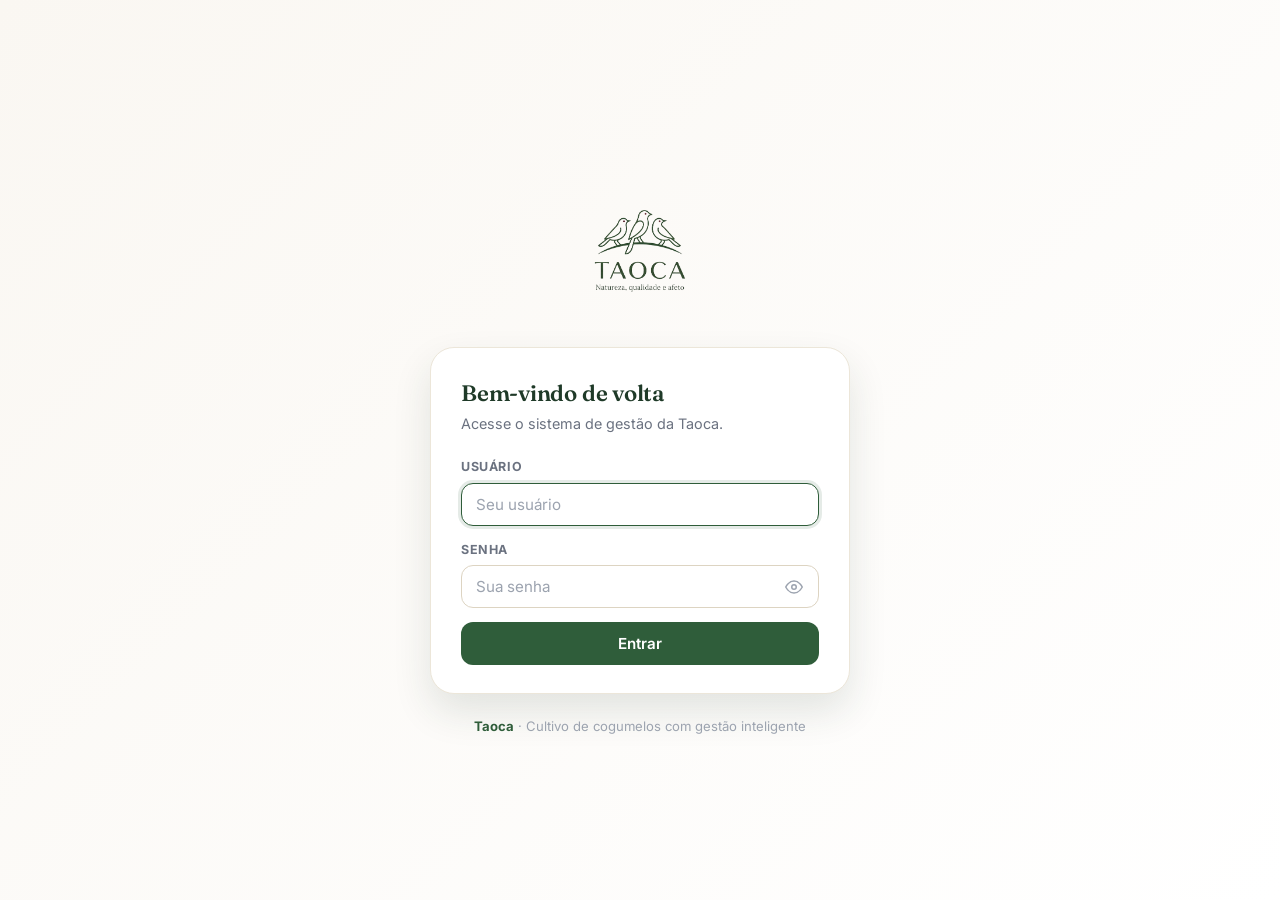
<file: index.html>
<!DOCTYPE html>
<html lang="pt-BR">
<head>
  <meta charset="UTF-8" />
  <meta name="viewport" content="width=device-width, initial-scale=1.0" />
  <title>Taoca — Home</title>
  <link rel="stylesheet" href="css/taoca-design-system.css?v=0.7.1" />
  <link rel="stylesheet" href="css/notifications.css" />
  <link rel="icon" href="assets/taoca-logo.png" />
  <style>
    /* ===== KPIs ===== */
    .kpi-row {
      display: grid;
      grid-template-columns: repeat(4, minmax(0,1fr));
      gap: 14px;
      margin-bottom: 22px;
    }
    @media (max-width: 980px) { .kpi-row { grid-template-columns: repeat(2, 1fr); } }
    .kpi {
      background: #FFF;
      border: 1px solid var(--border-soft);
      border-radius: 14px;
      padding: 18px 20px;
    }
    .kpi-name { font-size: 0.74rem; letter-spacing: 0.1em; text-transform: uppercase; color: var(--text-muted); font-weight: 600; }
    .kpi-num  { font-family: var(--font-serif); font-size: 1.75rem; font-weight: 600; color: var(--text-primary); margin-top: 6px; line-height: 1.05; letter-spacing: -0.02em; }
    .kpi-num.pos { color: var(--success); }
    .kpi-num.neg { color: var(--danger); }
    .kpi-sub  { font-size: 0.82rem; color: var(--text-secondary); margin-top: 6px; }

    /* ===== Painéis ===== */
    .grid-2 { display: grid; grid-template-columns: 1fr 1fr; gap: 18px; margin-bottom: 22px; }
    @media (max-width: 980px) { .grid-2 { grid-template-columns: 1fr; } }
    .panel {
      background: #FFF;
      border: 1px solid var(--border-soft);
      border-radius: 14px;
      padding: 22px;
    }
    .panel-head {
      display: flex; justify-content: space-between; align-items: baseline;
      gap: 10px; margin-bottom: 14px;
    }
    .panel-title { font-family: var(--font-serif); font-size: 1.05rem; font-weight: 600; margin: 0; letter-spacing: -0.01em; }
    .panel-link  { font-size: 0.84rem; color: var(--brand); text-decoration: none; font-weight: 600; }
    .panel-link:hover { text-decoration: underline; }
    .panel-sub   { font-size: 0.82rem; color: var(--text-muted); }

    /* Mix por segmento */
    .h-bar { display: flex; height: 8px; border-radius: 999px; overflow: hidden; background: var(--taoca-coal-100); margin-bottom: 14px; }
    .h-bar > span { display: block; height: 100%; }
    .seg-row { display: flex; align-items: center; gap: 10px; padding: 8px 0; border-top: 1px solid var(--border-soft); font-size: 0.9rem; }
    .seg-row:first-child { border-top: 0; }
    .seg-color { width: 10px; height: 10px; border-radius: 3px; flex-shrink: 0; }
    .seg-name { flex: 1; color: var(--text-secondary); }
    .seg-val { font-variant-numeric: tabular-nums; font-weight: 600; }

    /* Tabelas */
    table.tbl { width: 100%; border-collapse: collapse; font-size: 0.9rem; }
    table.tbl th, table.tbl td { text-align: left; padding: 9px 4px; border-bottom: 1px solid var(--border-soft); vertical-align: middle; }
    table.tbl th { font-size: 0.72rem; font-weight: 700; letter-spacing: 0.06em; text-transform: uppercase; color: var(--text-muted); }
    table.tbl td.num, table.tbl th.num { text-align: right; font-variant-numeric: tabular-nums; }

    /* Sparkline */
    .spark-wrap {
      background: var(--taoca-cream-50);
      border-radius: 12px;
      padding: 14px 16px;
      border: 1px solid var(--border-soft);
    }
    .spark-svg { width: 100%; height: 56px; display: block; }

    /* Acessos rápidos */
    .quick {
      display: grid;
      grid-template-columns: repeat(4, 1fr);
      gap: 10px;
      margin-top: 6px;
    }
    @media (max-width: 980px) { .quick { grid-template-columns: repeat(2, 1fr); } }
    .quick a {
      display: block;
      padding: 14px 16px;
      border: 1px solid var(--border-soft);
      border-radius: 12px;
      text-decoration: none;
      color: var(--text-primary);
      background: #FFF;
      transition: border-color var(--t-fast), background var(--t-fast), transform var(--t-fast);
    }
    .quick a:hover { border-color: var(--taoca-green-300); background: var(--taoca-green-50); transform: translateY(-1px); }
    .quick a .q-name { font-weight: 600; font-size: 0.95rem; color: var(--text-primary); }
    .quick a .q-desc { font-size: 0.8rem; color: var(--text-secondary); margin-top: 2px; }

    .empty-state { padding: 22px 4px; text-align: center; color: var(--text-muted); font-size: 0.9rem; }

    /* CTA quando não há dados */
    .cta-empty {
      background: linear-gradient(135deg, var(--taoca-cream-50), #FFF);
      border: 1px dashed var(--border-default);
      border-radius: 14px;
      padding: 22px;
      text-align: center;
      color: var(--text-secondary);
      margin-bottom: 22px;
    }
    .cta-empty strong { color: var(--text-primary); font-weight: 600; }
    .cta-empty .actions { margin-top: 14px; display: flex; gap: 8px; justify-content: center; flex-wrap: wrap; }
  </style>
</head>
<body>

  <!-- CTA opcional (aparece só se não há vendas) -->
  <div id="cta-empty" style="display:none;"></div>

  <!-- KPIs principais (mês corrente) -->
  <section class="kpi-row">
    <div class="kpi">
      <div class="kpi-name">Receita do mês</div>
      <div class="kpi-num" id="k-rev">—</div>
      <div class="kpi-sub" id="k-rev-sub">—</div>
    </div>
    <div class="kpi">
      <div class="kpi-name">Ticket médio</div>
      <div class="kpi-num" id="k-tk">—</div>
      <div class="kpi-sub" id="k-tk-sub">por venda registrada</div>
    </div>
    <div class="kpi">
      <div class="kpi-name">Preço médio /kg</div>
      <div class="kpi-num" id="k-avg">—</div>
      <div class="kpi-sub" id="k-avg-sub">geral, todos os SKUs</div>
    </div>
    <div class="kpi">
      <div class="kpi-name">Resultado</div>
      <div class="kpi-num" id="k-res">—</div>
      <div class="kpi-sub" id="k-res-sub">receita − despesas</div>
    </div>
  </section>

  <!-- Mix por segmento + Top SKUs -->
  <div class="grid-2">
    <section class="panel">
      <div class="panel-head">
        <h2 class="panel-title">Mix por segmento</h2>
        <a class="panel-link" href="vendas.html">Ver vendas</a>
      </div>
      <div class="h-bar" id="seg-bar"></div>
      <div id="seg-list"></div>
    </section>

    <section class="panel">
      <div class="panel-head">
        <h2 class="panel-title">Top produtos do mês</h2>
        <a class="panel-link" href="vendas.html">Detalhar</a>
      </div>
      <table class="tbl">
        <thead>
          <tr><th>SKU</th><th>Produto</th><th class="num">Qtd</th><th class="num">Receita</th></tr>
        </thead>
        <tbody id="sku-body"></tbody>
      </table>
    </section>
  </div>

  <!-- Vendas dos últimos 14 dias -->
  <section class="panel" style="margin-bottom: 22px;">
    <div class="panel-head">
      <h2 class="panel-title">Vendas — últimos 14 dias</h2>
      <span class="panel-sub" id="spark-summary"></span>
    </div>
    <div class="spark-wrap">
      <svg class="spark-svg" id="spark" viewBox="0 0 600 60" preserveAspectRatio="none"></svg>
    </div>
  </section>

  <!-- Atividade recente + Custo por kg -->
  <div class="grid-2">
    <section class="panel">
      <div class="panel-head">
        <h2 class="panel-title">Últimas vendas</h2>
        <a class="panel-link" href="vendas.html">Ver todas</a>
      </div>
      <table class="tbl">
        <thead>
          <tr><th>Data</th><th>Cliente</th><th>Produto</th><th class="num">Total</th></tr>
        </thead>
        <tbody id="recent-body"></tbody>
      </table>
    </section>

    <section class="panel">
      <div class="panel-head">
        <h2 class="panel-title">Indicadores operacionais</h2>
        <a class="panel-link" href="financeiro.html">Financeiro</a>
      </div>
      <table class="tbl">
        <tbody>
          <tr><td>Custo total do mês</td><td class="num" id="o-cost">—</td></tr>
          <tr><td>Despesas fixas</td><td class="num" id="o-fix">—</td></tr>
          <tr><td>Despesas variáveis</td><td class="num" id="o-var">—</td></tr>
          <tr><td>Volume vendido</td><td class="num" id="o-vol">—</td></tr>
          <tr><td>Custo médio por kg produzido</td><td class="num" id="o-kg">—</td></tr>
          <tr><td>Margem líquida</td><td class="num" id="o-mg">—</td></tr>
        </tbody>
      </table>
    </section>
  </div>

  <!-- Acessos rápidos -->
  <section class="panel">
    <div class="panel-head">
      <h2 class="panel-title">Módulos</h2>
    </div>
    <div class="quick">
      <a href="vendas.html"><div class="q-name">Vendas</div><div class="q-desc">Lançamento e relatórios</div></a>
      <a href="financeiro.html"><div class="q-name">Financeiro</div><div class="q-desc">DRE e margens</div></a>
      <a href="cadastros.html"><div class="q-name">Cadastros</div><div class="q-desc">Produtos e clientes</div></a>
      <a href="dashboard.html"><div class="q-name">Painel</div><div class="q-desc">Métricas e gráficos</div></a>
      <a href="producao.html"><div class="q-name">Produção</div><div class="q-desc">Cultivo e lotes</div></a>
      <a href="clientes.html"><div class="q-name">Clientes</div><div class="q-desc">Relacionamento</div></a>
      <a href="tarefas.html"><div class="q-name">Tarefas</div><div class="q-desc">Quadro operacional</div></a>
      <a href="atas.html"><div class="q-name">ATAs</div><div class="q-desc">Reuniões e decisões</div></a>
    </div>
  </section>

  <!-- Scripts -->
  <script src="js/taoca-data.js?v=0.7.1"></script>
  <script src="js/taoca-shell.js"></script>
  <script src="js/notifications.js"></script>
  <script src="js/taoca-ai.js?v=0.7.1"></script>
  <script>
  (function () {
    const D = window.TaocaData;
    const user = (window.TaocaShell && TaocaShell.getCurrentUser()) || 'Equipe';
    const hour = new Date().getHours();
    const period = hour < 5 ? 'Boa noite' : hour < 12 ? 'Bom dia' : hour < 18 ? 'Boa tarde' : 'Boa noite';

    TaocaShell.mount({
      active: 'home',
      title: `${period}, ${user}`,
      subtitle: new Date().toLocaleDateString('pt-BR', { weekday: 'long', day: 'numeric', month: 'long' }),
    });

    const $ = (id) => document.getElementById(id);
    const escape = s => String(s == null ? '' : s).replace(/[&<>"']/g, c => ({'&':'&amp;','<':'&lt;','>':'&gt;','"':'&quot;',"'":'&#39;'}[c]));
    const SEG_COLORS = { Hoteis:'#2F5D3A', Supermercados:'#C77B5C', Restaurantes:'#B8935A', Distribuidoras:'#3b4a6a' };

    function currentMonth() { return new Date().toISOString().slice(0,7); }
    function prevMonthKey() {
      const d = new Date();
      d.setDate(1); d.setMonth(d.getMonth() - 1);
      return d.toISOString().slice(0,7);
    }
    function fmtDate(s) {
      if (!s) return '—';
      const [y,m,d] = s.split('-');
      return `${d}/${m}`;
    }

    function enrichedSales(month) {
      const customers = D.list('customers');
      const products = D.list('products');
      const cmap = Object.fromEntries(customers.map(c => [c.id, c]));
      const pmap = Object.fromEntries(products.map(p => [p.id, p]));
      return D.list('sales')
        .filter(s => !month || (s.date || '').startsWith(month))
        .map(s => {
          const c = cmap[s.customer_id] || {};
          const p = pmap[s.product_id] || {};
          const total = (+s.qty || 0) * (+s.unit_price || 0) - (+s.discount || 0);
          const weight = ((p.weight_g || 0) * (+s.qty || 0)) / 1000;
          return { ...s, total, weight_kg: weight, segment: c.segment, customer_name: c.name, product_sku: p.sku, product_name: p.name };
        });
    }

    function expensesOfMonth(month) {
      const cc = D.list('cost_centers');
      const ccmap = Object.fromEntries(cc.map(c => [c.id, c]));
      return D.list('expenses')
        .filter(e => (e.date || '').startsWith(month))
        .map(e => Object.assign({}, e, { cc_type: (ccmap[e.cost_center_id] || {}).type || 'variavel' }));
    }

    function productionOfMonth(month) {
      const arr = D.list('production').filter(p => p.month === month);
      return arr.length ? arr[0] : { kg_cogumelo: 0, kg_cbs: 0 };
    }

    function render() {
      const month = currentMonth();
      const prev = prevMonthKey();

      const sales = enrichedSales(month);
      const salesPrev = enrichedSales(prev);
      const exp = expensesOfMonth(month);
      const prod = productionOfMonth(month);

      const totalRev = sales.reduce((a,s) => a + s.total, 0);
      const totalRevPrev = salesPrev.reduce((a,s) => a + s.total, 0);
      const totalKg  = sales.reduce((a,s) => a + s.weight_kg, 0);
      const count    = sales.length;
      const ticket   = count > 0 ? totalRev / count : 0;
      const avgKg    = totalKg > 0 ? totalRev / totalKg : 0;

      const fixos    = exp.filter(e => e.cc_type === 'fixo').reduce((a,e) => a + (+e.value||0), 0);
      const variaveis= exp.filter(e => e.cc_type !== 'fixo').reduce((a,e) => a + (+e.value||0), 0);
      const totalCost = fixos + variaveis;
      const result   = totalRev - totalCost;
      const margem   = totalRev > 0 ? result / totalRev : 0;

      // ---- CTA empty ----
      const cta = $('cta-empty');
      if (count === 0) {
        cta.style.display = 'block';
        cta.className = 'cta-empty';
        cta.innerHTML = `
          <div><strong>Ainda não há vendas registradas neste mês.</strong></div>
          <div style="margin-top:6px;font-size:.92rem;">Lance a primeira venda para os números aparecerem em todo o sistema.</div>
          <div class="actions">
            <a class="btn btn-primary" href="vendas.html">Lançar venda</a>
            <a class="btn btn-ghost" href="cadastros.html">Cadastrar clientes</a>
          </div>`;
      } else {
        cta.style.display = 'none';
      }

      // ---- KPIs ----
      $('k-rev').textContent = D.fmtBRL(totalRev);
      const subRev = $('k-rev-sub');
      if (totalRevPrev > 0) {
        const diff = (totalRev - totalRevPrev) / totalRevPrev;
        subRev.textContent = `${diff >= 0 ? '+' : ''}${(diff*100).toFixed(0)}% vs. mês anterior · ${count} vendas`;
      } else {
        subRev.textContent = `${count} ${count === 1 ? 'venda registrada' : 'vendas registradas'}`;
      }

      $('k-tk').textContent = count ? D.fmtBRL(ticket) : '—';
      $('k-avg').textContent = totalKg ? D.fmtBRL(avgKg) : '—';
      $('k-avg-sub').textContent = totalKg ? `${D.fmtKg(totalKg)} comercializados` : 'geral, todos os SKUs';

      const kRes = $('k-res');
      if (count === 0 && exp.length === 0) {
        kRes.textContent = '—';
        kRes.className = 'kpi-num';
        $('k-res-sub').textContent = 'aguardando lançamentos';
      } else {
        kRes.textContent = D.fmtBRL(result);
        kRes.className = 'kpi-num ' + (result >= 0 ? 'pos' : 'neg');
        $('k-res-sub').textContent = totalRev > 0 ? `margem ${D.fmtPct(margem)}` : `apenas despesas no mês`;
      }

      // ---- Mix por segmento ----
      const bySeg = {};
      D.SEGMENTS.forEach(s => bySeg[s] = { rev: 0, kg: 0 });
      sales.forEach(s => {
        if (bySeg[s.segment]) {
          bySeg[s.segment].rev += s.total;
          bySeg[s.segment].kg  += s.weight_kg;
        }
      });
      const segBar = $('seg-bar');
      const segList = $('seg-list');
      if (totalRev <= 0) {
        segBar.innerHTML = '';
        segList.innerHTML = '<div class="empty-state">Sem vendas no mês.</div>';
      } else {
        segBar.innerHTML = D.SEGMENTS.map(s => {
          const pct = totalRev ? (bySeg[s].rev / totalRev) * 100 : 0;
          return `<span style="width:${pct}%;background:${SEG_COLORS[s]}"></span>`;
        }).join('');
        segList.innerHTML = D.SEGMENTS.map(s => {
          const r = bySeg[s];
          const pct = totalRev ? (r.rev / totalRev * 100) : 0;
          const avg = r.kg > 0 ? r.rev / r.kg : 0;
          return `
            <div class="seg-row">
              <span class="seg-color" style="background:${SEG_COLORS[s]}"></span>
              <span class="seg-name">${D.SEGMENT_LABEL[s]} <span class="text-muted text-xs">· ${pct.toFixed(1)}%</span></span>
              <span class="seg-val">${D.fmtBRL(r.rev)} <span class="text-muted text-xs">· ${avg ? D.fmtBRL(avg) + '/kg' : '—'}</span></span>
            </div>`;
        }).join('');
      }

      // ---- Top SKUs ----
      const bySku = {};
      sales.forEach(s => {
        const k = s.product_id;
        if (!bySku[k]) bySku[k] = { sku: s.product_sku, name: s.product_name, qty: 0, rev: 0 };
        bySku[k].qty += +s.qty || 0;
        bySku[k].rev += s.total;
      });
      const skuArr = Object.values(bySku).sort((a,b) => b.rev - a.rev).slice(0, 5);
      const skuBody = $('sku-body');
      if (!skuArr.length) {
        skuBody.innerHTML = '<tr><td colspan="4" class="empty-state">Sem dados.</td></tr>';
      } else {
        skuBody.innerHTML = skuArr.map(r => `
          <tr>
            <td><strong>${escape(r.sku)}</strong></td>
            <td>${escape((r.name || '').replace(/Cogumelo Paris Fresco — /,''))}</td>
            <td class="num">${D.fmtNum(r.qty)}</td>
            <td class="num">${D.fmtBRL(r.rev)}</td>
          </tr>`).join('');
      }

      // ---- Vendas recentes (todas, top 6) ----
      const recent = enrichedSales(null)
        .sort((a,b) => (b.date || '').localeCompare(a.date || ''))
        .slice(0, 6);
      const recBody = $('recent-body');
      if (!recent.length) {
        recBody.innerHTML = '<tr><td colspan="4" class="empty-state">Nenhuma venda registrada ainda.</td></tr>';
      } else {
        recBody.innerHTML = recent.map(s => `
          <tr>
            <td>${fmtDate(s.date)}</td>
            <td>${escape(s.customer_name || '—')}</td>
            <td><strong>${escape(s.product_sku || '—')}</strong></td>
            <td class="num">${D.fmtBRL(s.total)}</td>
          </tr>`).join('');
      }

      // ---- Indicadores operacionais ----
      $('o-cost').textContent = D.fmtBRL(totalCost);
      $('o-fix').textContent  = D.fmtBRL(fixos);
      $('o-var').textContent  = D.fmtBRL(variaveis);
      $('o-vol').textContent  = totalKg ? D.fmtKg(totalKg) : '—';
      const kgProd = +prod.kg_cogumelo || 0;
      $('o-kg').textContent   = kgProd > 0 ? D.fmtBRL(totalCost / kgProd) + '/kg' : '—';
      $('o-mg').innerHTML     = totalRev > 0 ? `<strong style="color:${margem >= 0 ? 'var(--success)' : 'var(--danger)'}">${D.fmtPct(margem)}</strong>` : '—';

      // ---- Sparkline 14 dias ----
      const byDay = {};
      const today = new Date();
      for (let i = 13; i >= 0; i--) {
        const d = new Date(today); d.setDate(d.getDate() - i);
        byDay[d.toISOString().slice(0,10)] = 0;
      }
      enrichedSales(null).forEach(s => {
        if (s.date in byDay) byDay[s.date] += s.total;
      });
      drawSpark(byDay);
    }

    function drawSpark(byDay) {
      const keys = Object.keys(byDay).sort();
      const values = keys.map(k => byDay[k]);
      const max = Math.max(1, ...values);
      const sum = values.reduce((a,b) => a+b, 0);
      const w = 600, h = 60, pad = 4;
      const step = (w - pad*2) / Math.max(1, values.length - 1);
      const points = values.map((v, i) => {
        const x = pad + i * step;
        const y = h - pad - (v / max) * (h - pad*2);
        return [x, y];
      });
      const path = points.map((p, i) => (i === 0 ? `M${p[0]},${p[1]}` : `L${p[0]},${p[1]}`)).join(' ');
      const area = path + ` L${points[points.length-1][0]},${h} L${points[0][0]},${h} Z`;
      $('spark').innerHTML = `
        <defs>
          <linearGradient id="sf" x1="0" x2="0" y1="0" y2="1">
            <stop offset="0%" stop-color="#4A7856" stop-opacity="0.22"/>
            <stop offset="100%" stop-color="#4A7856" stop-opacity="0"/>
          </linearGradient>
        </defs>
        <path d="${area}" fill="url(#sf)" />
        <path d="${path}" fill="none" stroke="#2F5D3A" stroke-width="1.6" stroke-linecap="round" stroke-linejoin="round"/>
        ${points.map(p => `<circle cx="${p[0]}" cy="${p[1]}" r="1.6" fill="#2F5D3A"/>`).join('')}
      `;
      $('spark-summary').textContent = sum === 0
        ? 'sem vendas no período'
        : `${D.fmtBRL(sum)} no período · média ${D.fmtBRL(sum/14)}/dia`;
    }

    render();
    // Atualiza ao voltar de outra aba (caso tenha lançado venda em outra janela)
    window.addEventListener('focus', render);
  })();
  </script>
</body>
</html>
</file>
<file: css/taoca-design-system.css>
/* ============================================================
   TAOCA DESIGN SYSTEM v1.0
   "Natureza, qualidade e afeto" — sistema visual executivo
   ============================================================ */

/* ----- Tipografia (Google Fonts) ----- */
@import url('https://fonts.googleapis.com/css2?family=Fraunces:opsz,wght@9..144,400;9..144,500;9..144,600;9..144,700;9..144,800&family=Inter:wght@400;500;600;700;800&display=swap');

/* ============================================================
   1. TOKENS — variáveis CSS
   ============================================================ */
:root {
  /* === Paleta Taoca === */
  --taoca-green-900: #1F3A28;       /* verde escuro intenso (logo) */
  --taoca-green-800: #2F5D3A;       /* verde principal */
  --taoca-green-700: #3D7048;
  --taoca-green-600: #4A7856;       /* verde musgo */
  --taoca-green-500: #6B9B6F;
  --taoca-green-300: #B4D1B8;
  --taoca-green-100: #E5F0E7;
  --taoca-green-50:  #F1F7F2;

  --taoca-cream-50:  #FAF7F2;       /* off-white orgânico (fundo principal) */
  --taoca-cream-100: #F4EFE6;
  --taoca-cream-200: #EAE3D5;

  --taoca-clay-500:  #C77B5C;       /* terracota suave (CTA / destaque) */
  --taoca-clay-400:  #D89478;
  --taoca-clay-100:  #FBE8DD;

  --taoca-gold-500:  #B8935A;       /* dourado discreto (premium) */
  --taoca-gold-300:  #D4B989;
  --taoca-gold-100:  #F5EBD7;

  --taoca-coal-900:  #1F2937;       /* texto principal */
  --taoca-coal-700:  #374151;
  --taoca-coal-500:  #6B7280;
  --taoca-coal-400:  #9CA3AF;
  --taoca-coal-200:  #E5E7EB;
  --taoca-coal-100:  #F3F4F6;

  /* === Semânticas === */
  --bg-app:          var(--taoca-cream-50);
  --bg-surface:      #FFFFFF;
  --bg-surface-2:    var(--taoca-cream-100);
  --bg-elevated:     #FFFFFF;
  --text-primary:    var(--taoca-coal-900);
  --text-secondary:  var(--taoca-coal-500);
  --text-muted:      var(--taoca-coal-400);
  --text-on-dark:    #FFFFFF;
  --border-soft:     #ECE6D9;
  --border-default:  #DDD4C2;
  --brand:           var(--taoca-green-800);
  --brand-strong:    var(--taoca-green-900);
  --accent:          var(--taoca-clay-500);
  --premium:         var(--taoca-gold-500);

  /* === Status === */
  --success:         #4A7856;
  --success-bg:      #E5F0E7;
  --warning:         #C77B5C;
  --warning-bg:      #FBE8DD;
  --danger:          #B91C1C;
  --danger-bg:       #FEE2E2;
  --info:            #1F5E7A;
  --info-bg:         #DCEBF1;

  /* === Sombras orgânicas === */
  --shadow-xs:  0 1px 2px rgba(31, 58, 40, 0.04);
  --shadow-sm:  0 2px 6px rgba(31, 58, 40, 0.06);
  --shadow-md:  0 8px 20px rgba(31, 58, 40, 0.08);
  --shadow-lg:  0 18px 38px rgba(31, 58, 40, 0.12);
  --shadow-xl:  0 28px 60px rgba(31, 58, 40, 0.18);
  --shadow-brand: 0 10px 24px rgba(47, 93, 58, 0.22);

  /* === Tipografia === */
  --font-serif:  'Fraunces', 'Cormorant Garamond', Georgia, serif;
  --font-sans:   'Inter', -apple-system, BlinkMacSystemFont, 'Segoe UI', Roboto, sans-serif;

  /* === Raio === */
  --radius-sm: 8px;
  --radius-md: 12px;
  --radius-lg: 16px;
  --radius-xl: 20px;
  --radius-2xl: 24px;
  --radius-pill: 999px;

  /* === Transição === */
  --t-fast: 0.15s ease;
  --t-base: 0.22s ease;
  --t-slow: 0.4s ease;

  /* === Layout === */
  --sidebar-w: 250px;
  --sidebar-collapsed-w: 72px;
  --topbar-h: 68px;
  --maxw: 1400px;
}

/* ============================================================
   2. RESET / BASE
   ============================================================ */
* { box-sizing: border-box; }
html, body { margin: 0; padding: 0; }
body {
  font-family: var(--font-sans);
  background: var(--bg-app);
  color: var(--text-primary);
  font-size: 15px;
  line-height: 1.55;
  -webkit-font-smoothing: antialiased;
  -moz-osx-font-smoothing: grayscale;
}
h1, h2, h3, h4 { font-family: var(--font-serif); font-weight: 600; letter-spacing: -0.01em; color: var(--text-primary); margin: 0; }
h1 { font-size: 2rem; line-height: 1.15; }
h2 { font-size: 1.4rem; line-height: 1.2; }
h3 { font-size: 1.1rem; line-height: 1.3; }
p  { margin: 0; }
a  { color: var(--brand); text-decoration: none; transition: color var(--t-fast); }
a:hover { color: var(--brand-strong); }

/* Scrollbar suave */
::-webkit-scrollbar { width: 10px; height: 10px; }
::-webkit-scrollbar-track { background: transparent; }
::-webkit-scrollbar-thumb { background: var(--taoca-coal-200); border-radius: 999px; }
::-webkit-scrollbar-thumb:hover { background: var(--taoca-coal-400); }

/* ============================================================
   3. LAYOUT — App shell (sidebar + main)
   ============================================================ */
.taoca-app {
  display: grid;
  grid-template-columns: var(--sidebar-w) 1fr;
  min-height: 100vh;
}
.taoca-app.no-sidebar { grid-template-columns: 1fr; }

/* ----- Sidebar (clean, fundo claro) ----- */
.taoca-sidebar {
  background: #FFFFFF;
  color: var(--text-primary);
  border-right: 1px solid var(--border-soft);
  padding: 22px 14px 18px;
  display: flex;
  flex-direction: column;
  gap: 2px;
  position: sticky;
  top: 0;
  height: 100vh;
  overflow-y: auto;
  z-index: 50;
}
.taoca-sidebar .logo-block {
  display: flex;
  align-items: center;
  justify-content: center;
  padding: 4px 8px 22px;
  margin-bottom: 8px;
}
.taoca-sidebar .logo-block .brand-logo {
  width: 110px;
  max-width: 80%;
  height: auto;
  object-fit: contain;
}

.taoca-sidebar .nav-group {
  margin-top: 14px;
}
.taoca-sidebar .nav-group:first-of-type { margin-top: 0; }
.taoca-sidebar .nav-group-title {
  font-size: 0.66rem;
  font-weight: 600;
  text-transform: uppercase;
  letter-spacing: 0.16em;
  color: var(--text-muted);
  padding: 6px 12px 8px;
}
.taoca-sidebar .nav-link {
  display: flex;
  align-items: center;
  gap: 12px;
  padding: 9px 12px;
  border-radius: 10px;
  color: var(--text-secondary);
  font-weight: 500;
  font-size: 0.9rem;
  transition: background var(--t-fast), color var(--t-fast);
  cursor: pointer;
  text-decoration: none;
}
.taoca-sidebar .nav-link:hover {
  background: var(--taoca-cream-100);
  color: var(--text-primary);
}
.taoca-sidebar .nav-link.active {
  background: var(--taoca-green-50);
  color: var(--brand-strong);
  font-weight: 600;
}
.taoca-sidebar .nav-link.active .icon { color: var(--brand); }
.taoca-sidebar .nav-link .icon {
  width: 18px;
  height: 18px;
  display: inline-flex;
  align-items: center;
  justify-content: center;
  color: var(--text-muted);
  flex-shrink: 0;
}
.taoca-sidebar .nav-link .icon svg { width: 18px; height: 18px; display: block; }
.taoca-sidebar .nav-link .label { flex: 1; }

.taoca-sidebar .sidebar-footer {
  margin-top: auto;
  padding-top: 14px;
  border-top: 1px solid var(--border-soft);
  display: flex;
  align-items: center;
  justify-content: space-between;
  gap: 8px;
}
.taoca-sidebar .user-chip {
  display: flex;
  align-items: center;
  gap: 10px;
  min-width: 0;
}
.taoca-sidebar .user-avatar {
  width: 30px;
  height: 30px;
  border-radius: 50%;
  background: var(--taoca-green-50);
  color: var(--brand-strong);
  display: grid;
  place-items: center;
  font-weight: 700;
  font-size: 0.82rem;
  flex-shrink: 0;
}
.taoca-sidebar .footer-text {
  font-size: 0.85rem;
  font-weight: 600;
  color: var(--text-primary);
  white-space: nowrap;
  overflow: hidden;
  text-overflow: ellipsis;
}
.taoca-sidebar .logout-link {
  background: transparent;
  border: 0;
  color: var(--text-muted);
  padding: 6px;
  border-radius: 8px;
  cursor: pointer;
  display: inline-flex;
  align-items: center;
  justify-content: center;
  transition: background var(--t-fast), color var(--t-fast);
}
.taoca-sidebar .logout-link svg { width: 18px; height: 18px; }
.taoca-sidebar .logout-link:hover { background: var(--taoca-cream-100); color: var(--text-primary); }

/* ----- Main ----- */
.taoca-main {
  min-width: 0;
  display: flex;
  flex-direction: column;
}

.taoca-topbar {
  height: var(--topbar-h);
  background: rgba(255, 255, 255, 0.85);
  backdrop-filter: blur(14px);
  -webkit-backdrop-filter: blur(14px);
  border-bottom: 1px solid var(--border-soft);
  display: flex;
  align-items: center;
  justify-content: space-between;
  padding: 0 32px;
  gap: 18px;
  position: sticky;
  top: 0;
  z-index: 40;
}
.taoca-topbar .page-title-block { min-width: 0; }
.taoca-topbar .page-title {
  font-family: var(--font-serif);
  font-size: 1.5rem;
  font-weight: 600;
  color: var(--text-primary);
  letter-spacing: -0.015em;
  line-height: 1.2;
  margin: 0;
}
.taoca-topbar .page-subtitle {
  font-size: 0.85rem;
  color: var(--text-secondary);
  margin-top: 2px;
}
.taoca-topbar .topbar-actions { display: flex; align-items: center; gap: 10px; }
.taoca-topbar .icon-btn {
  width: 38px;
  height: 38px;
  border: 1px solid var(--border-soft);
  background: var(--bg-surface);
  border-radius: 10px;
  display: grid;
  place-items: center;
  cursor: pointer;
  color: var(--text-secondary);
  transition: background var(--t-fast), border-color var(--t-fast), color var(--t-fast);
}
.taoca-topbar .icon-btn svg { width: 18px; height: 18px; }
.taoca-topbar .icon-btn:hover { background: var(--taoca-cream-100); color: var(--brand); border-color: var(--taoca-green-300); }

.taoca-content { padding: 28px; max-width: var(--maxw); width: 100%; margin: 0 auto; }

/* ============================================================
   4. COMPONENTES — Botões
   ============================================================ */
.btn {
  display: inline-flex;
  align-items: center;
  justify-content: center;
  gap: 8px;
  padding: 10px 18px;
  border: 1px solid transparent;
  border-radius: var(--radius-pill);
  font-family: inherit;
  font-size: 0.92rem;
  font-weight: 600;
  cursor: pointer;
  text-decoration: none;
  transition: background var(--t-fast), border-color var(--t-fast), transform var(--t-fast), box-shadow var(--t-fast), color var(--t-fast);
  white-space: nowrap;
}
.btn:disabled { opacity: 0.55; cursor: not-allowed; }

.btn-primary {
  background: var(--brand);
  color: #FFF;
  box-shadow: var(--shadow-brand);
}
.btn-primary:hover:not(:disabled) { background: var(--brand-strong); transform: translateY(-1px); color: #FFF; }

.btn-accent {
  background: var(--taoca-clay-500);
  color: #FFF;
  box-shadow: 0 8px 18px rgba(199, 123, 92, 0.28);
}
.btn-accent:hover:not(:disabled) { background: #B36649; transform: translateY(-1px); color: #FFF; }

.btn-secondary {
  background: var(--bg-surface);
  color: var(--brand);
  border-color: var(--taoca-green-300);
}
.btn-secondary:hover:not(:disabled) { background: var(--taoca-green-50); }

.btn-ghost {
  background: transparent;
  color: var(--text-secondary);
  border-color: var(--border-soft);
}
.btn-ghost:hover:not(:disabled) { background: var(--taoca-cream-100); color: var(--text-primary); }

.btn-danger {
  background: #FFF;
  color: var(--danger);
  border-color: #FCA5A5;
}
.btn-danger:hover:not(:disabled) { background: var(--danger-bg); }

.btn-sm { padding: 6px 12px; font-size: 0.82rem; }
.btn-lg { padding: 14px 26px; font-size: 1rem; }

/* ============================================================
   5. CARDS
   ============================================================ */
.card {
  background: var(--bg-surface);
  border: 1px solid var(--border-soft);
  border-radius: var(--radius-xl);
  box-shadow: var(--shadow-sm);
  transition: box-shadow var(--t-base), transform var(--t-base), border-color var(--t-base);
}
.card-pad { padding: 22px; }
.card-pad-sm { padding: 16px; }
.card-pad-lg { padding: 28px; }

.card.hoverable { cursor: pointer; }
.card.hoverable:hover {
  box-shadow: var(--shadow-md);
  transform: translateY(-2px);
  border-color: var(--taoca-green-300);
}

.card-title {
  font-family: var(--font-serif);
  font-size: 1.05rem;
  font-weight: 600;
  margin: 0;
}
.card-subtitle {
  font-size: 0.85rem;
  color: var(--text-secondary);
  margin-top: 3px;
}

/* KPI card */
.kpi-card {
  background: var(--bg-surface);
  border: 1px solid var(--border-soft);
  border-radius: var(--radius-xl);
  padding: 20px;
  display: flex;
  flex-direction: column;
  gap: 8px;
  position: relative;
  overflow: hidden;
}
.kpi-card .kpi-label {
  font-size: 0.75rem;
  font-weight: 700;
  letter-spacing: 0.08em;
  text-transform: uppercase;
  color: var(--text-secondary);
  display: flex;
  align-items: center;
  gap: 8px;
}
.kpi-card .kpi-value {
  font-family: var(--font-serif);
  font-size: 2rem;
  font-weight: 700;
  color: var(--text-primary);
  line-height: 1.1;
}
.kpi-card .kpi-trend {
  display: inline-flex;
  align-items: center;
  gap: 4px;
  font-size: 0.8rem;
  font-weight: 600;
  padding: 3px 10px;
  border-radius: 999px;
  background: var(--success-bg);
  color: var(--success);
  width: fit-content;
}
.kpi-card .kpi-trend.down { background: var(--danger-bg); color: var(--danger); }
.kpi-card .kpi-trend.flat { background: var(--taoca-coal-100); color: var(--text-secondary); }
.kpi-card.kpi-emerald::before {
  content: '';
  position: absolute;
  inset: 0;
  background: linear-gradient(135deg, rgba(74,120,86,0.05) 0%, transparent 60%);
  pointer-events: none;
}
.kpi-card.kpi-clay::before {
  content: '';
  position: absolute; inset: 0;
  background: linear-gradient(135deg, rgba(199,123,92,0.06) 0%, transparent 60%);
  pointer-events: none;
}
.kpi-card.kpi-gold::before {
  content: '';
  position: absolute; inset: 0;
  background: linear-gradient(135deg, rgba(184,147,90,0.08) 0%, transparent 60%);
  pointer-events: none;
}

/* ============================================================
   6. TAGS / BADGES
   ============================================================ */
.tag {
  display: inline-flex;
  align-items: center;
  gap: 4px;
  font-size: 0.72rem;
  font-weight: 700;
  text-transform: uppercase;
  letter-spacing: 0.05em;
  padding: 4px 10px;
  border-radius: 999px;
  background: var(--taoca-green-50);
  color: var(--brand);
}
.tag.tag-clay   { background: var(--taoca-clay-100); color: #8B4A30; }
.tag.tag-gold   { background: var(--taoca-gold-100); color: #7A5A2A; }
.tag.tag-coal   { background: var(--taoca-coal-100); color: var(--text-secondary); }
.tag.tag-success{ background: var(--success-bg); color: var(--success); }
.tag.tag-warning{ background: var(--warning-bg); color: #8B4A30; }
.tag.tag-danger { background: var(--danger-bg); color: var(--danger); }
.tag.tag-info   { background: var(--info-bg); color: var(--info); }

/* ============================================================
   7. INPUTS
   ============================================================ */
.input, .textarea, .select {
  width: 100%;
  padding: 11px 14px;
  font-family: inherit;
  font-size: 0.95rem;
  border-radius: var(--radius-md);
  border: 1px solid var(--border-default);
  background: #FFF;
  color: var(--text-primary);
  outline: none;
  transition: border-color var(--t-fast), box-shadow var(--t-fast);
}
.input::placeholder, .textarea::placeholder { color: var(--text-muted); }
.input:focus, .textarea:focus, .select:focus {
  border-color: var(--brand);
  box-shadow: 0 0 0 3px rgba(47, 93, 58, 0.12);
}
.textarea { min-height: 90px; resize: vertical; }
.field { margin-bottom: 14px; }
.field label {
  display: block;
  font-size: 0.78rem;
  font-weight: 700;
  text-transform: uppercase;
  letter-spacing: 0.05em;
  color: var(--text-secondary);
  margin-bottom: 6px;
}

/* ============================================================
   8. PROGRESS / BARRAS
   ============================================================ */
.progress-track {
  height: 8px;
  background: var(--taoca-coal-100);
  border-radius: 999px;
  overflow: hidden;
}
.progress-fill {
  height: 100%;
  background: linear-gradient(90deg, var(--taoca-green-700), var(--taoca-green-500));
  border-radius: 999px;
  transition: width 0.4s ease;
}
.progress-fill.clay { background: linear-gradient(90deg, var(--taoca-clay-500), var(--taoca-clay-400)); }
.progress-fill.gold { background: linear-gradient(90deg, var(--taoca-gold-500), var(--taoca-gold-300)); }

/* ============================================================
   9. SECTION HEADERS
   ============================================================ */
.section-head {
  display: flex;
  align-items: center;
  justify-content: space-between;
  gap: 14px;
  margin-bottom: 16px;
  flex-wrap: wrap;
}
.section-head .title-block .eyebrow {
  font-size: 0.72rem;
  font-weight: 700;
  text-transform: uppercase;
  letter-spacing: 0.12em;
  color: var(--accent);
  margin-bottom: 4px;
}
.section-head .title-block .h-title {
  font-family: var(--font-serif);
  font-size: 1.5rem;
  font-weight: 600;
  color: var(--text-primary);
  margin: 0;
}
.section-head .title-block .h-sub {
  font-size: 0.92rem;
  color: var(--text-secondary);
  margin-top: 2px;
}

/* ============================================================
   10. TAOCA AI — chat flutuante
   ============================================================ */
.tai-fab {
  position: fixed;
  bottom: 26px;
  right: 26px;
  width: 60px;
  height: 60px;
  border-radius: 50%;
  background: linear-gradient(135deg, var(--taoca-green-800), var(--taoca-green-700));
  color: #FFF;
  border: 0;
  box-shadow: 0 14px 30px rgba(31,58,40,0.32), inset 0 0 0 2px rgba(255,255,255,0.08);
  cursor: grab;
  z-index: 80;
  display: grid;
  place-items: center;
  font-size: 1.6rem;
  transition: transform var(--t-base), box-shadow var(--t-base);
  touch-action: none;       /* permite arrastar em mobile sem scroll */
  user-select: none;
  -webkit-user-select: none;
}
.tai-fab:hover { transform: translateY(-3px) scale(1.05); }
.tai-fab:active { cursor: grabbing; }
.tai-fab.dragging {
  cursor: grabbing;
  transform: scale(1.08);
  box-shadow: 0 20px 40px rgba(31,58,40,0.45), inset 0 0 0 2px rgba(255,255,255,0.15);
  transition: none;
}
.tai-fab.dragging .pulse { display: none; }
.tai-fab .pulse {
  position: absolute;
  inset: -4px;
  border-radius: 50%;
  border: 2px solid var(--taoca-green-500);
  opacity: 0;
  animation: tai-pulse 2.4s infinite;
  pointer-events: none;
}
@keyframes tai-pulse {
  0% { transform: scale(0.95); opacity: 0.7; }
  100% { transform: scale(1.5); opacity: 0; }
}

.tai-panel {
  position: fixed;
  bottom: 100px;
  right: 26px;
  width: 380px;
  max-width: calc(100vw - 32px);
  height: 540px;
  max-height: calc(100vh - 130px);
  background: var(--bg-surface);
  border-radius: var(--radius-2xl);
  box-shadow: var(--shadow-xl);
  border: 1px solid var(--border-soft);
  display: none;
  flex-direction: column;
  overflow: hidden;
  z-index: 79;
  transform: translateY(8px);
  opacity: 0;
  transition: opacity var(--t-base), transform var(--t-base);
}
.tai-panel.open { display: flex; opacity: 1; transform: translateY(0); }

.tai-header {
  background: linear-gradient(135deg, var(--taoca-green-900), var(--taoca-green-700));
  color: #FFF;
  padding: 16px 18px;
  display: flex;
  align-items: center;
  gap: 12px;
}
.tai-header .avatar {
  width: 38px;
  height: 38px;
  border-radius: 50%;
  background: rgba(255,255,255,0.16);
  display: grid;
  place-items: center;
  font-size: 1.1rem;
}
.tai-header .info { flex: 1; }
.tai-header .name { font-family: var(--font-serif); font-weight: 600; font-size: 1.05rem; }
.tai-header .status { font-size: 0.75rem; color: rgba(255,255,255,0.7); }
.tai-header .status::before {
  content: '●';
  color: #6BD08F;
  margin-right: 4px;
  font-size: 0.65rem;
}
.tai-header .close-btn {
  background: rgba(255,255,255,0.12);
  border: 0;
  color: #FFF;
  width: 30px;
  height: 30px;
  border-radius: 50%;
  cursor: pointer;
  font-size: 1rem;
}

.tai-body {
  flex: 1;
  overflow-y: auto;
  padding: 16px;
  background: var(--taoca-cream-50);
  display: flex;
  flex-direction: column;
  gap: 10px;
}
.tai-msg {
  max-width: 84%;
  padding: 10px 14px;
  border-radius: 14px;
  font-size: 0.9rem;
  line-height: 1.45;
  white-space: pre-wrap;
  word-wrap: break-word;
}
.tai-msg.bot {
  background: #FFF;
  border: 1px solid var(--border-soft);
  border-bottom-left-radius: 4px;
  align-self: flex-start;
}
.tai-msg.user {
  background: var(--taoca-green-800);
  color: #FFF;
  border-bottom-right-radius: 4px;
  align-self: flex-end;
}
.tai-msg.bot strong { color: var(--brand-strong); }
.tai-suggestions {
  display: flex;
  flex-wrap: wrap;
  gap: 6px;
  margin-top: 4px;
}
.tai-chip {
  background: #FFF;
  border: 1px solid var(--taoca-green-300);
  color: var(--brand);
  padding: 6px 12px;
  border-radius: 999px;
  font-size: 0.8rem;
  font-weight: 600;
  cursor: pointer;
  font-family: inherit;
  transition: background var(--t-fast);
}
.tai-chip:hover { background: var(--taoca-green-50); }

.tai-footer {
  padding: 12px;
  border-top: 1px solid var(--border-soft);
  background: #FFF;
  display: flex;
  gap: 8px;
}
.tai-footer .input {
  border-radius: 999px;
  padding: 9px 14px;
}
.tai-footer .send-btn {
  width: 40px;
  height: 40px;
  border-radius: 50%;
  background: var(--brand);
  color: #FFF;
  border: 0;
  cursor: pointer;
  font-size: 1rem;
}
.tai-footer .send-btn:hover { background: var(--brand-strong); }

/* ============================================================
   11. MODAL
   ============================================================ */
.tc-modal-backdrop {
  position: fixed;
  inset: 0;
  background: rgba(31,58,40,0.5);
  backdrop-filter: blur(4px);
  display: none;
  align-items: center;
  justify-content: center;
  padding: 20px;
  z-index: 100;
}
.tc-modal-backdrop.open { display: flex; }
.tc-modal-card {
  width: 100%;
  max-width: 460px;
  background: var(--bg-surface);
  border-radius: var(--radius-2xl);
  padding: 26px;
  box-shadow: var(--shadow-xl);
  max-height: 90vh;
  overflow-y: auto;
}
.tc-modal-card.lg { max-width: 580px; }
.tc-modal-title {
  font-family: var(--font-serif);
  font-size: 1.3rem;
  font-weight: 600;
  margin-bottom: 4px;
}
.tc-modal-subtitle {
  font-size: 0.9rem;
  color: var(--text-secondary);
  margin-bottom: 18px;
}
.tc-modal-actions {
  display: flex;
  justify-content: flex-end;
  gap: 10px;
  margin-top: 18px;
  flex-wrap: wrap;
}

/* ============================================================
   12. EMPTY / LOADING
   ============================================================ */
.empty-state, .loading-state {
  text-align: center;
  padding: 36px 22px;
  background: var(--bg-surface);
  border: 1px dashed var(--border-default);
  border-radius: var(--radius-xl);
  color: var(--text-secondary);
}
.empty-state .em-icon { font-size: 2rem; margin-bottom: 8px; opacity: 0.6; }
.empty-state .em-title { font-family: var(--font-serif); font-size: 1.1rem; font-weight: 600; color: var(--text-primary); margin-bottom: 4px; }

.spinner-dot {
  display: inline-block;
  width: 8px;
  height: 8px;
  border-radius: 50%;
  background: var(--brand);
  animation: dot 1.2s infinite ease-in-out;
}
@keyframes dot {
  0%, 80%, 100% { transform: scale(0.6); opacity: 0.4; }
  40% { transform: scale(1); opacity: 1; }
}

/* ============================================================
   13. UTILITIES
   ============================================================ */
.flex { display: flex; }
.flex-col { flex-direction: column; }
.items-center { align-items: center; }
.justify-between { justify-content: space-between; }
.gap-1 { gap: 4px; }
.gap-2 { gap: 8px; }
.gap-3 { gap: 12px; }
.gap-4 { gap: 16px; }
.gap-6 { gap: 24px; }
.grid { display: grid; }
.grid-2 { grid-template-columns: repeat(2, minmax(0,1fr)); gap: 18px; }
.grid-3 { grid-template-columns: repeat(3, minmax(0,1fr)); gap: 18px; }
.grid-4 { grid-template-columns: repeat(4, minmax(0,1fr)); gap: 18px; }
.grid-5 { grid-template-columns: repeat(5, minmax(0,1fr)); gap: 18px; }
.mb-2 { margin-bottom: 8px; } .mb-3 { margin-bottom: 12px; } .mb-4 { margin-bottom: 16px; } .mb-6 { margin-bottom: 24px; } .mb-8 { margin-bottom: 32px; }
.mt-2 { margin-top: 8px; } .mt-3 { margin-top: 12px; } .mt-4 { margin-top: 16px; } .mt-6 { margin-top: 24px; }
.text-muted { color: var(--text-muted); }
.text-secondary { color: var(--text-secondary); }
.text-brand { color: var(--brand); }
.text-accent { color: var(--accent); }
.text-success { color: var(--success); }
.text-danger { color: var(--danger); }
.font-serif { font-family: var(--font-serif); }
.text-sm { font-size: 0.85rem; }
.text-xs { font-size: 0.75rem; }
.text-lg { font-size: 1.1rem; }
.text-xl { font-size: 1.3rem; }
.font-bold { font-weight: 700; }
.font-semibold { font-weight: 600; }
.uppercase { text-transform: uppercase; letter-spacing: 0.06em; }
.hidden { display: none !important; }

/* Sync indicator */
.sync-pill {
  display: inline-flex;
  align-items: center;
  gap: 6px;
  font-size: 0.78rem;
  color: var(--text-secondary);
  background: var(--bg-surface);
  border: 1px solid var(--border-soft);
  padding: 6px 12px;
  border-radius: 999px;
}
.sync-dot {
  width: 8px; height: 8px; border-radius: 50%;
  background: var(--success);
  box-shadow: 0 0 0 4px rgba(74,120,86,0.18);
}
.sync-dot.syncing { background: var(--warning); box-shadow: 0 0 0 4px rgba(199,123,92,0.2); }
.sync-dot.error   { background: var(--danger); box-shadow: 0 0 0 4px rgba(185,28,28,0.2); }

/* ============================================================
   14. RESPONSIVE
   ============================================================ */
@media (max-width: 1100px) {
  .grid-4 { grid-template-columns: repeat(2, minmax(0,1fr)); }
  .grid-5 { grid-template-columns: repeat(3, minmax(0,1fr)); }
}
@media (max-width: 900px) {
  :root { --sidebar-w: 68px; }
  .taoca-sidebar { padding: 18px 8px; }
  .taoca-sidebar .nav-link .label,
  .taoca-sidebar .nav-group-title,
  .taoca-sidebar .user-chip .footer-text { display: none; }
  .taoca-sidebar .nav-link { justify-content: center; padding: 11px; }
  .taoca-sidebar .logo-block { padding-bottom: 14px; }
  .taoca-sidebar .logo-block .brand-logo { width: 44px; }
  .taoca-sidebar .sidebar-footer { flex-direction: column; gap: 10px; }
  .taoca-content { padding: 20px 16px; }
  .taoca-topbar { padding: 0 16px; }
}
@media (max-width: 720px) {
  .grid-2, .grid-3, .grid-4, .grid-5 { grid-template-columns: 1fr; }
  .taoca-topbar .page-title { font-size: 1.15rem; }
  .tai-panel { right: 12px; left: 12px; width: auto; }
}
</file>
<file: css/notifications.css>
/* ============================
   Notificações TAOCA
   ============================ */
.notif-wrap {
  position: relative;
  display: inline-block;
}

.notif-bell {
  position: relative;
  width: 40px;
  height: 40px;
  border-radius: 999px;
  border: 1px solid rgba(255, 255, 255, 0.32);
  background: rgba(255, 255, 255, 0.14);
  color: #ffffff;
  cursor: pointer;
  display: inline-flex;
  align-items: center;
  justify-content: center;
  font-size: 1.05rem;
  font-family: inherit;
  transition: background 0.15s ease;
}
.notif-bell:hover { background: rgba(255, 255, 255, 0.24); }
.notif-bell-icon { line-height: 1; }

.notif-badge {
  position: absolute;
  top: -4px;
  right: -4px;
  min-width: 18px;
  height: 18px;
  padding: 0 5px;
  border-radius: 999px;
  background: #ef4444;
  color: #ffffff;
  font-size: 0.7rem;
  font-weight: 700;
  display: inline-flex;
  align-items: center;
  justify-content: center;
  border: 2px solid #2563eb;
  box-shadow: 0 2px 6px rgba(239, 68, 68, 0.4);
  line-height: 1;
}

.notif-panel {
  position: absolute;
  top: calc(100% + 10px);
  right: 0;
  z-index: 200;
  width: 360px;
  max-height: 480px;
  background: #ffffff;
  border: 1px solid #e2e8f0;
  border-radius: 14px;
  box-shadow: 0 22px 48px rgba(15, 23, 42, 0.22);
  display: none;
  flex-direction: column;
  overflow: hidden;
  color: #1e293b;
}
.notif-panel.open { display: flex; }

.notif-panel-head {
  display: flex;
  align-items: center;
  justify-content: space-between;
  gap: 10px;
  padding: 12px 14px;
  border-bottom: 1px solid #f1f5f9;
  background: #f8fafc;
}
.notif-panel-head h4 {
  margin: 0;
  font-size: 0.95rem;
  font-weight: 700;
  color: #1e293b;
}
.notif-mark-read {
  border: 0;
  background: transparent;
  color: #2563eb;
  font-size: 0.78rem;
  font-weight: 600;
  cursor: pointer;
  font-family: inherit;
  padding: 4px 8px;
  border-radius: 6px;
}
.notif-mark-read:hover { background: #eff6ff; }

.notif-list {
  overflow-y: auto;
  overscroll-behavior: contain;
  flex: 1;
  max-height: 420px;
}
.notif-list::-webkit-scrollbar { width: 8px; }
.notif-list::-webkit-scrollbar-thumb { background: #cbd5e1; border-radius: 999px; }

.notif-empty {
  padding: 28px 16px;
  text-align: center;
  color: #94a3b8;
  font-size: 0.88rem;
}

.notif-item {
  display: flex;
  gap: 10px;
  padding: 12px 14px;
  border-bottom: 1px solid #f1f5f9;
  transition: background 0.15s ease;
}
.notif-item:last-child { border-bottom: 0; }
.notif-item:hover { background: #f8fafc; }
.notif-item.is-new { background: #eff6ff; }
.notif-item.is-new:hover { background: #dbeafe; }

.notif-item-icon {
  flex: 0 0 32px;
  width: 32px;
  height: 32px;
  display: grid;
  place-items: center;
  background: #f1f5f9;
  border-radius: 999px;
  font-size: 0.95rem;
}
.notif-item-body { flex: 1; min-width: 0; }
.notif-item-title {
  font-size: 0.88rem;
  font-weight: 600;
  color: #1e293b;
  line-height: 1.35;
  word-break: break-word;
}
.notif-item-details {
  margin-top: 2px;
  font-size: 0.8rem;
  color: #64748b;
  word-break: break-word;
}
.notif-item-meta {
  margin-top: 4px;
  font-size: 0.72rem;
  color: #94a3b8;
  display: flex;
  gap: 4px;
  flex-wrap: wrap;
}
.notif-item-actor { font-weight: 600; color: #475569; }

@media (max-width: 480px) {
  .notif-panel {
    position: fixed;
    top: 64px;
    left: 12px;
    right: 12px;
    width: auto;
  }
}
</file>
